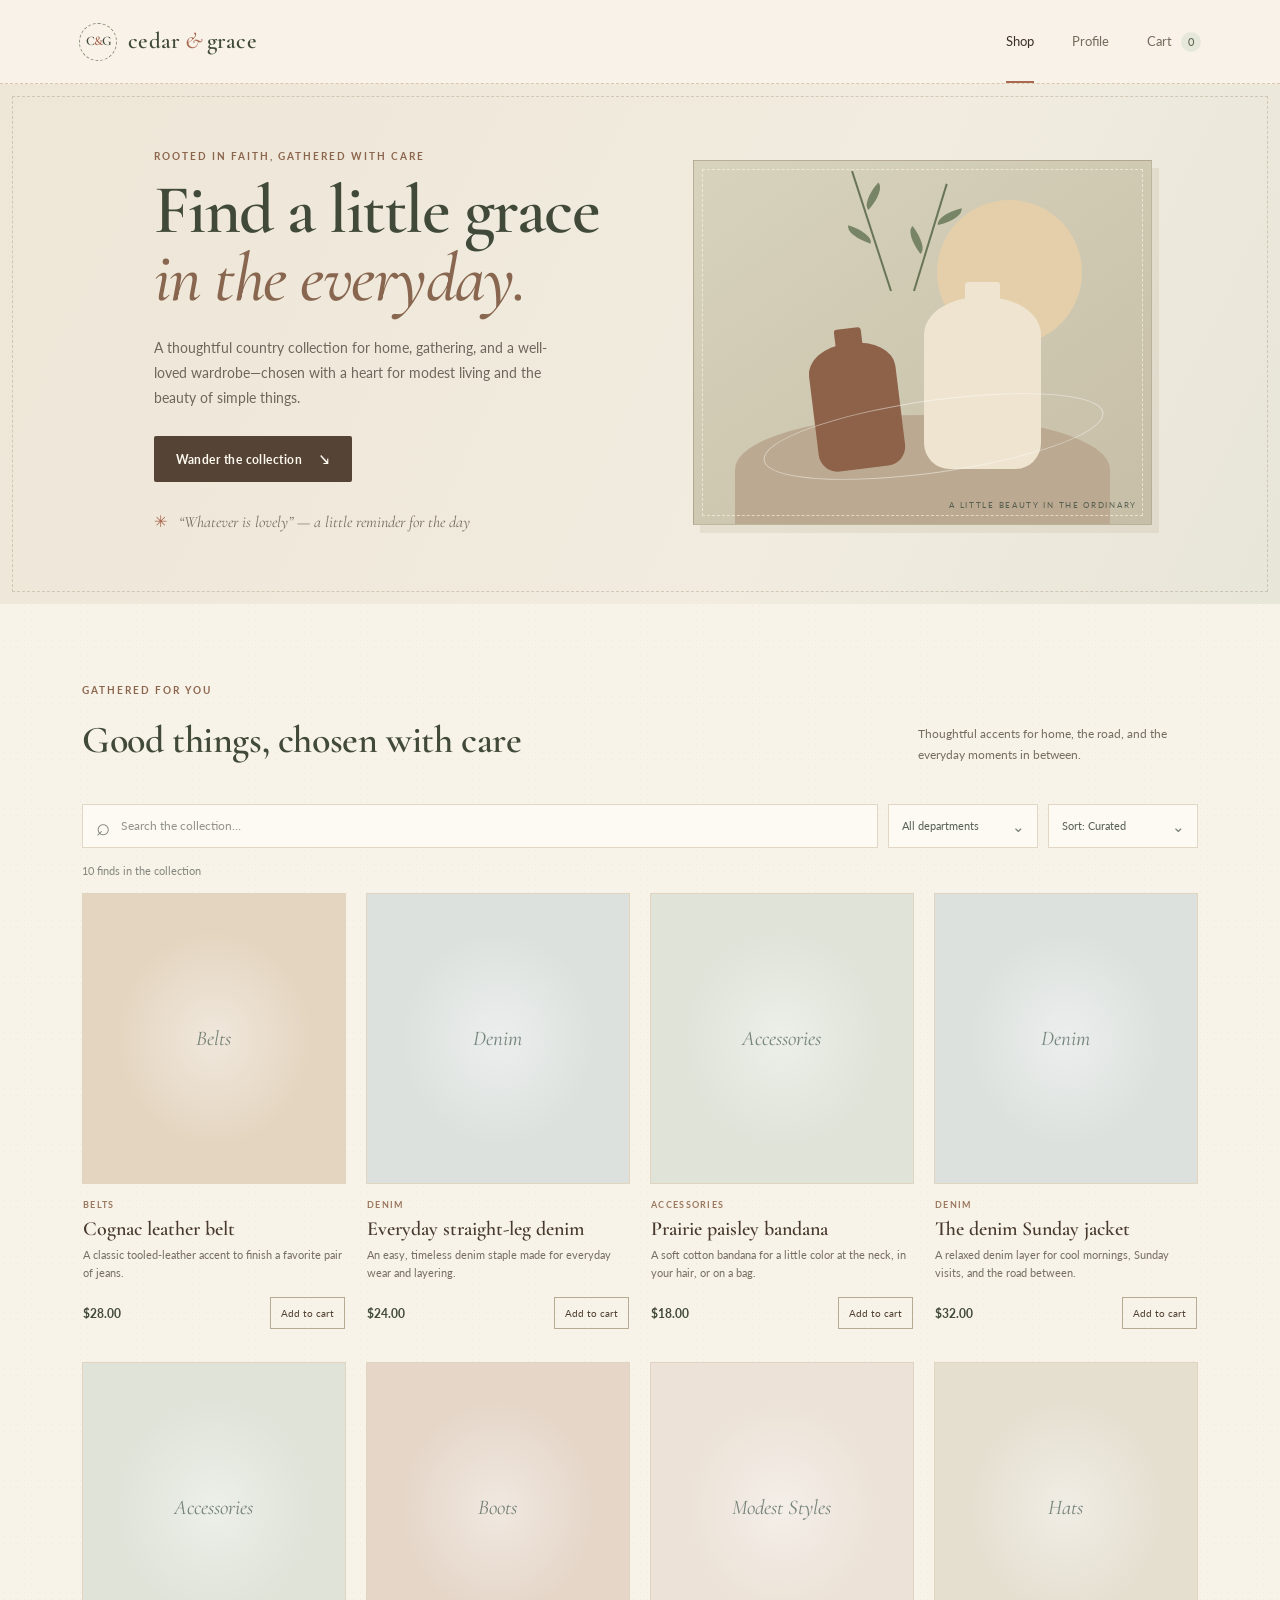
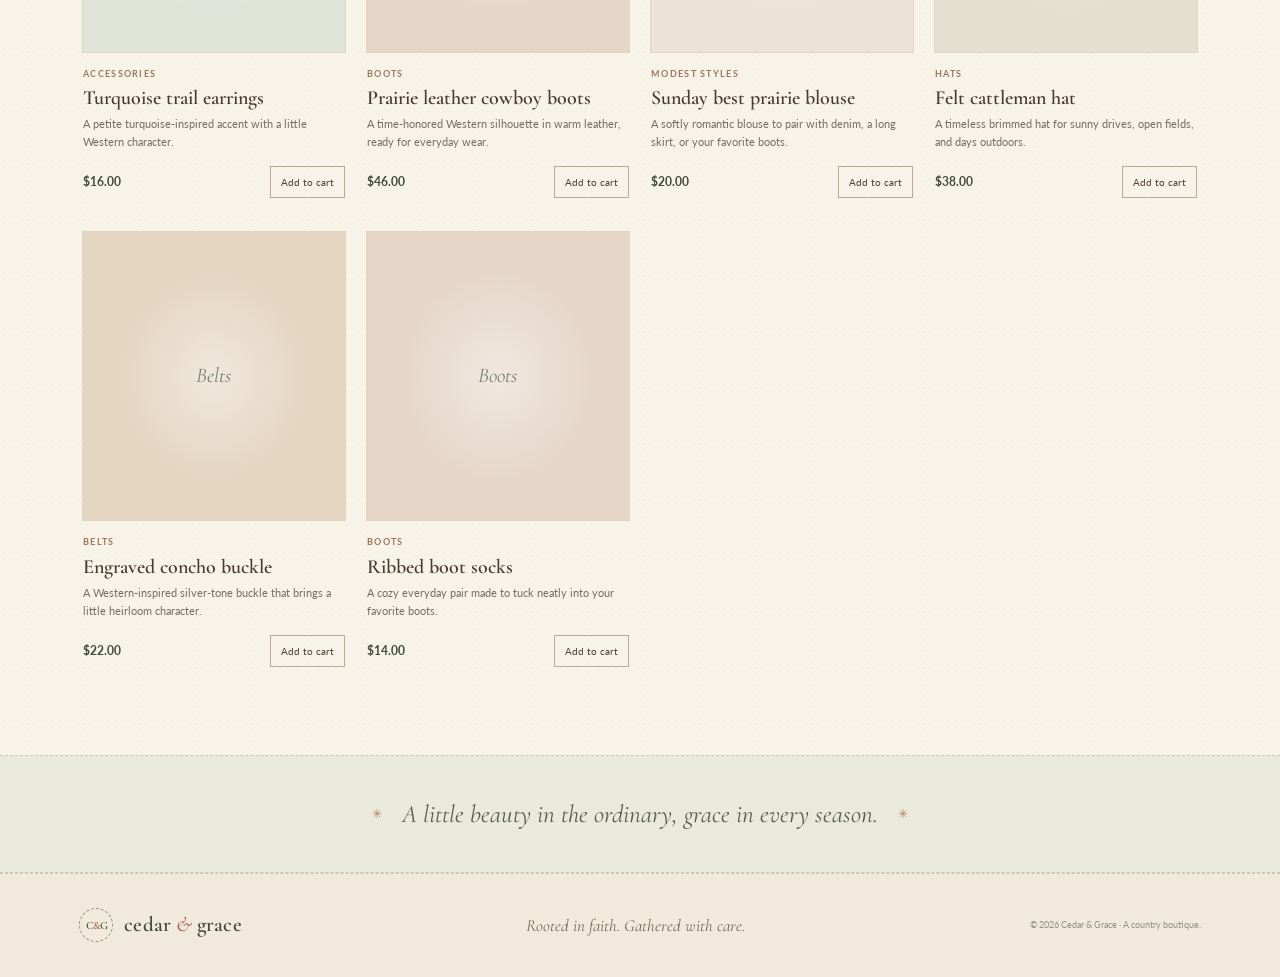
<file: index.html>
<!doctype html>
<html lang="en">
<head>
  <meta charset="utf-8">
  <meta name="viewport" content="width=device-width, initial-scale=1">
  <meta name="description" content="A faith-rooted country boutique for thoughtfully chosen pieces for home and everyday living.">
  <title>Cedar &amp; Grace | A country boutique</title>
  <link rel="preconnect" href="https://images.unsplash.com">
  <link rel="stylesheet" href="css/styles.css">
  <script defer src="js/products.js"></script>
  <script defer src="js/storage.js"></script>
  <script defer src="js/shared.js"></script>
  <script defer src="js/home.js"></script>
</head>
<body>
  <header class="site-header">
    <a class="brand" href="index.html" aria-label="Cedar and Grace home"><span class="brand-mark" aria-hidden="true">C<span>&amp;</span>G</span><span>cedar <i>&amp;</i> grace</span></a>
    <nav class="site-nav" aria-label="Main navigation">
      <a class="nav-link is-current" href="index.html" aria-current="page">Shop</a>
      <a class="nav-link" href="profile.html">Profile</a>
      <a class="nav-link cart-link" href="cart.html">Cart <span class="cart-count" data-cart-count>0</span></a>
    </nav>
  </header>

  <main>
    <section class="hero">
      <div class="hero-copy">
        <p class="eyebrow">Rooted in faith, gathered with care</p>
        <h1>Find a little grace<br><em>in the everyday.</em></h1>
        <p class="hero-description">A thoughtful country collection for home, gathering, and a well-loved wardrobe—chosen with a heart for modest living and the beauty of simple things.</p>
        <a class="button button-dark" href="#collection">Wander the collection <span aria-hidden="true">↘</span></a>
        <p class="hero-note"><span aria-hidden="true">✳</span> “Whatever is lovely” — a little reminder for the day</p>
      </div>
      <div class="hero-art" role="img" aria-label="A quiet still life in warm, earthy colors">
        <div class="sun-disc"></div>
        <div class="hero-vase vase-back"></div>
        <div class="hero-vase vase-front"></div>
        <div class="hero-stem stem-one"></div>
        <div class="hero-stem stem-two"></div>
        <div class="hero-orbit"></div>
        <span class="hero-art-caption">A LITTLE BEAUTY IN THE ORDINARY</span>
      </div>
    </section>

    <section class="collection section-wrap" id="collection">
      <div class="section-heading">
        <div><p class="eyebrow">Gathered for you</p><h2>Good things, chosen with care</h2></div>
        <p class="collection-intro">Thoughtful accents for home, the road, and the everyday moments in between.</p>
      </div>
      <div class="catalog-tools" aria-label="Product filters">
        <label class="search-control"><span class="visually-hidden">Search products</span><span aria-hidden="true">⌕</span><input id="product-search" type="search" placeholder="Search the collection…" autocomplete="off"></label>
        <label class="select-control"><span class="visually-hidden">Filter by category</span><select id="category-filter"><option value="all">All departments</option></select></label>
        <label class="select-control"><span class="visually-hidden">Sort products by price</span><select id="price-sort"><option value="featured">Sort: Curated</option><option value="low-high">Price: Low to high</option><option value="high-low">Price: High to low</option></select></label>
      </div>
      <p class="results-count" id="results-count" aria-live="polite"></p>
      <div class="product-grid" id="product-grid"></div>
      <div class="empty-state hidden" id="no-results">
        <span class="empty-icon" aria-hidden="true">⌕</span><h3>Nothing gathered just yet</h3>
        <p>Try another search or clear the filters to browse all our finds.</p>
        <button class="button button-outline" id="clear-filters" type="button">Show the full collection</button>
      </div>
    </section>
    <section class="closing-note">
      <span aria-hidden="true">✳</span><p>A little beauty in the ordinary, grace in every season.</p><span aria-hidden="true">✳</span>
    </section>
  </main>

  <footer class="site-footer"><a class="brand footer-brand" href="index.html"><span class="brand-mark" aria-hidden="true">C<span>&amp;</span>G</span><span>cedar <i>&amp;</i> grace</span></a><p>Rooted in faith. Gathered with care.</p><span>© <span data-year></span> Cedar &amp; Grace · A country boutique.</span></footer>
  <div class="toast" id="toast" role="status" aria-live="polite"></div>
</body>
</html>
</file>
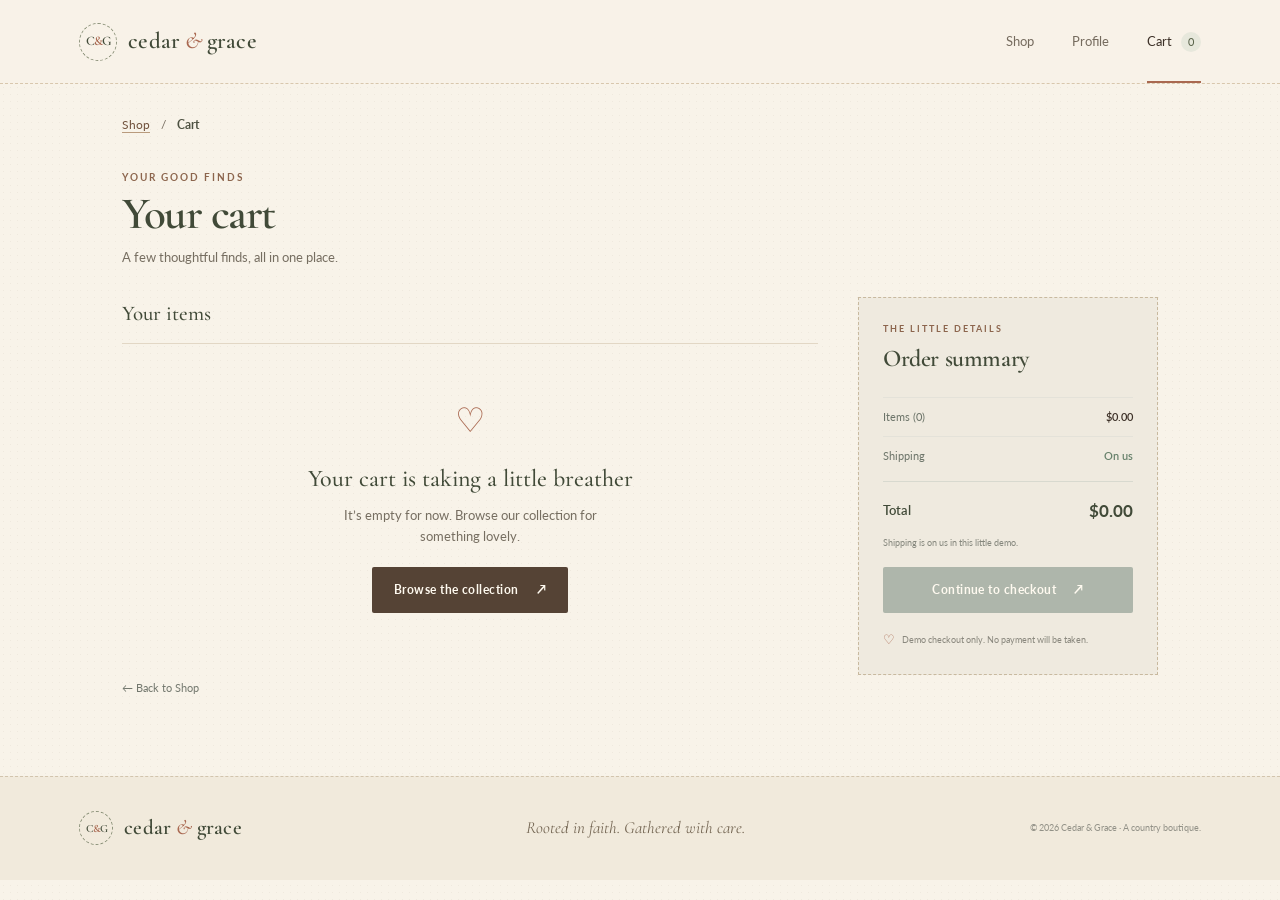
<file: cart.html>
<!doctype html>
<html lang="en">
<head>
  <meta charset="utf-8">
  <meta name="viewport" content="width=device-width, initial-scale=1">
  <meta name="description" content="Review the thoughtful finds in your Cedar & Grace shopping cart.">
  <title>Your Cart | Cedar &amp; Grace</title>
  <link rel="stylesheet" href="css/styles.css">
  <script defer src="js/products.js"></script>
  <script defer src="js/storage.js"></script>
  <script defer src="js/shared.js"></script>
  <script defer src="js/cart.js"></script>
</head>
<body>
  <header class="site-header">
    <a class="brand" href="index.html" aria-label="Cedar and Grace home"><span class="brand-mark" aria-hidden="true">C<span>&amp;</span>G</span><span>cedar <i>&amp;</i> grace</span></a>
    <nav class="site-nav" aria-label="Main navigation">
      <a class="nav-link" href="index.html">Shop</a><a class="nav-link" href="profile.html">Profile</a><a class="nav-link cart-link is-current" href="cart.html" aria-current="page">Cart <span class="cart-count" data-cart-count>0</span></a>
    </nav>
  </header>
  <main class="inner-page cart-page">
    <nav class="breadcrumb" aria-label="Breadcrumb">
      <ol><li><a href="index.html#collection" aria-label="Back to Shop">Shop</a></li><li><span aria-hidden="true">/</span></li><li><span aria-current="page">Cart</span></li></ol>
    </nav>
    <section class="page-intro cart-intro"><p class="eyebrow">Your good finds</p><h1>Your cart <span class="cart-heading-count" id="cart-heading-count"></span></h1><p>A few thoughtful finds, all in one place.</p></section>
    <div class="cart-layout">
      <section class="cart-items-panel" aria-label="Items in your cart">
        <div class="cart-panel-heading"><h2>Your items</h2><button class="text-button hidden" id="clear-cart" type="button">Clear cart</button></div>
        <div class="cart-items" id="cart-items"></div>
        <div class="empty-state empty-cart hidden" id="empty-cart"><span class="empty-icon" aria-hidden="true">♡</span><h2>Your cart is taking a little breather</h2><p>It’s empty for now. Browse our collection for something lovely.</p><a class="button button-dark" href="index.html#collection">Browse the collection <span aria-hidden="true">↗</span></a></div>
        <a class="continue-link" href="index.html#collection">← Back to Shop</a>
      </section>
      <aside class="order-summary" aria-label="Order summary">
        <p class="eyebrow">The little details</p><h2>Order summary</h2>
        <div class="summary-row"><span>Items <span id="summary-item-count">(0)</span></span><strong id="subtotal">$0.00</strong></div>
        <div class="summary-row"><span>Shipping</span><strong class="shipping-note">On us</strong></div>
        <div class="summary-total"><span>Total</span><strong id="cart-total">$0.00</strong></div>
        <p class="summary-note">Shipping is on us in this little demo.</p>
        <button class="button button-dark checkout-button" id="checkout" type="button" disabled>Continue to checkout <span aria-hidden="true">↗</span></button>
        <p class="checkout-message" id="checkout-message" role="status" aria-live="polite"></p>
        <p class="demo-note"><span aria-hidden="true">♡</span> Demo checkout only. No payment will be taken.</p>
      </aside>
    </div>
  </main>
  <footer class="site-footer"><a class="brand footer-brand" href="index.html"><span class="brand-mark" aria-hidden="true">C<span>&amp;</span>G</span><span>cedar <i>&amp;</i> grace</span></a><p>Rooted in faith. Gathered with care.</p><span>© <span data-year></span> Cedar &amp; Grace · A country boutique.</span></footer>
</body>
</html>
</file>
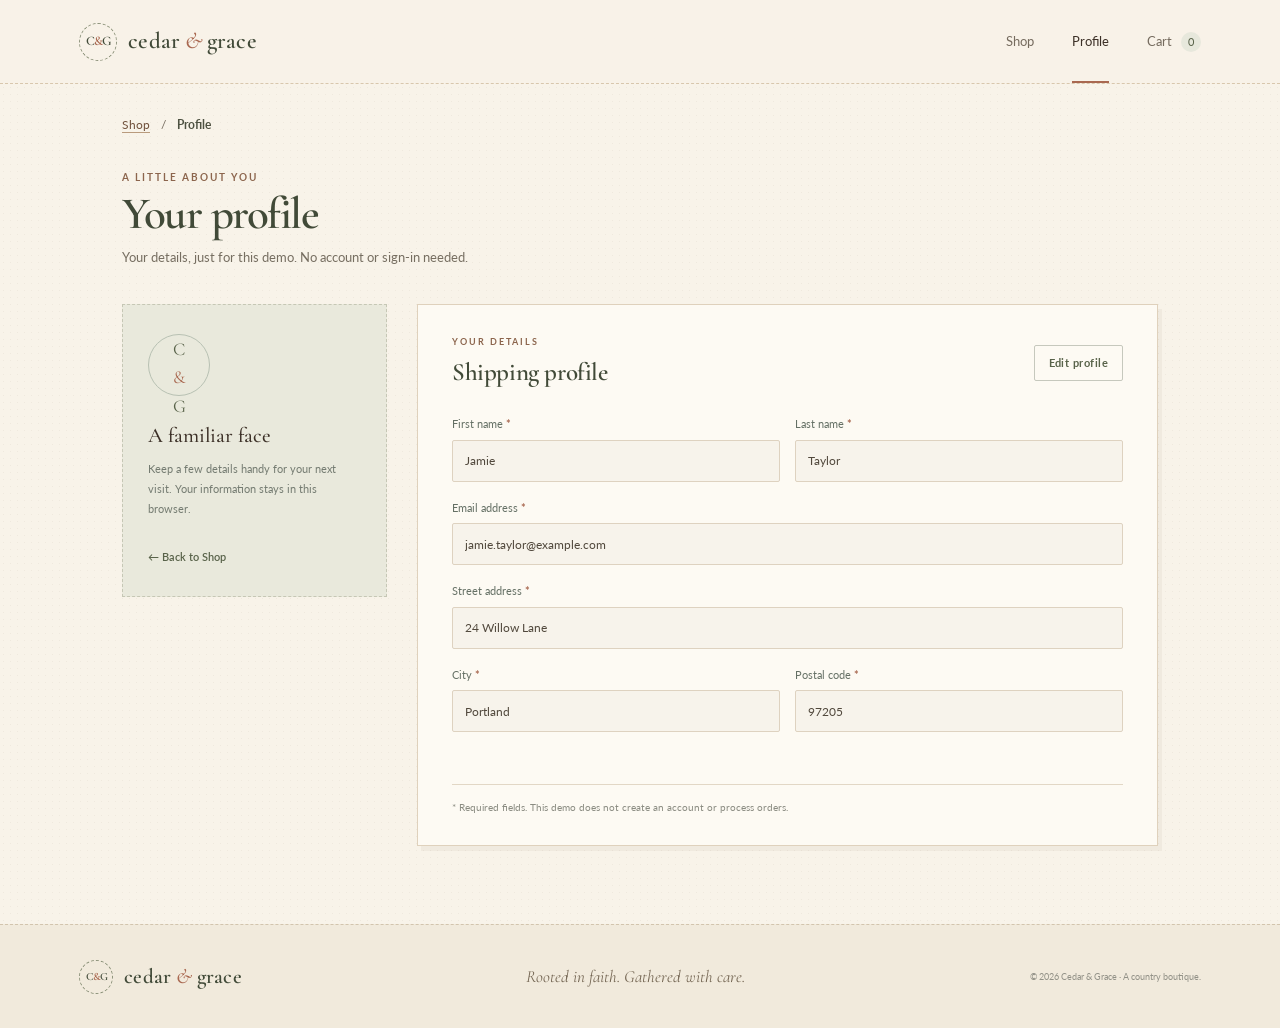
<file: profile.html>
<!doctype html>
<html lang="en">
<head>
  <meta charset="utf-8">
  <meta name="viewport" content="width=device-width, initial-scale=1">
  <meta name="description" content="View and update your Cedar & Grace sample shipping profile.">
  <title>Your Profile | Cedar &amp; Grace</title>
  <link rel="stylesheet" href="css/styles.css">
  <script defer src="js/products.js"></script>
  <script defer src="js/storage.js"></script>
  <script defer src="js/shared.js"></script>
  <script defer src="js/profile.js"></script>
</head>
<body>
  <header class="site-header">
    <a class="brand" href="index.html" aria-label="Cedar and Grace home"><span class="brand-mark" aria-hidden="true">C<span>&amp;</span>G</span><span>cedar <i>&amp;</i> grace</span></a>
    <nav class="site-nav" aria-label="Main navigation">
      <a class="nav-link" href="index.html">Shop</a><a class="nav-link is-current" href="profile.html" aria-current="page">Profile</a><a class="nav-link cart-link" href="cart.html">Cart <span class="cart-count" data-cart-count>0</span></a>
    </nav>
  </header>
  <main class="inner-page">
    <nav class="breadcrumb" aria-label="Breadcrumb">
      <ol><li><a href="index.html#collection" aria-label="Back to Shop">Shop</a></li><li><span aria-hidden="true">/</span></li><li><span aria-current="page">Profile</span></li></ol>
    </nav>
    <section class="page-intro"><p class="eyebrow">A little about you</p><h1>Your profile</h1><p>Your details, just for this demo. No account or sign-in needed.</p></section>
    <section class="profile-layout">
      <aside class="profile-aside"><div class="profile-avatar" aria-hidden="true">C<span>&amp;</span>G</div><h2>A familiar face</h2><p>Keep a few details handy for your next visit. Your information stays in this browser.</p><a class="text-link" href="index.html#collection">← Back to Shop</a></aside>
      <form class="profile-card" id="profile-form" novalidate>
        <div class="profile-card-heading"><div><p class="eyebrow">Your details</p><h2>Shipping profile</h2></div><button class="button button-outline button-small" id="edit-profile" type="button">Edit profile</button></div>
        <div class="form-grid">
          <label class="field"><span>First name <b aria-hidden="true">*</b></span><input id="first-name" name="firstName" type="text" autocomplete="given-name" required maxlength="50" disabled></label>
          <label class="field"><span>Last name <b aria-hidden="true">*</b></span><input id="last-name" name="lastName" type="text" autocomplete="family-name" required maxlength="50" disabled></label>
          <label class="field field-wide"><span>Email address <b aria-hidden="true">*</b></span><input id="email" name="email" type="email" autocomplete="email" required maxlength="254" disabled></label>
          <label class="field field-wide"><span>Street address <b aria-hidden="true">*</b></span><input id="address" name="address" type="text" autocomplete="street-address" required maxlength="100" disabled></label>
          <label class="field"><span>City <b aria-hidden="true">*</b></span><input id="city" name="city" type="text" autocomplete="address-level2" required maxlength="60" disabled></label>
          <label class="field"><span>Postal code <b aria-hidden="true">*</b></span><input id="postal-code" name="postalCode" type="text" autocomplete="postal-code" required maxlength="20" disabled></label>
        </div>
        <p class="form-message" id="form-message" role="status" aria-live="polite"></p>
        <div class="form-actions hidden" id="form-actions"><button class="button button-dark" type="submit">Save changes <span aria-hidden="true">↗</span></button><button class="button button-quiet" id="cancel-edit" type="button">Cancel</button></div>
        <p class="form-footnote">* Required fields. This demo does not create an account or process orders.</p>
      </form>
    </section>
  </main>
  <footer class="site-footer"><a class="brand footer-brand" href="index.html"><span class="brand-mark" aria-hidden="true">C<span>&amp;</span>G</span><span>cedar <i>&amp;</i> grace</span></a><p>Rooted in faith. Gathered with care.</p><span>© <span data-year></span> Cedar &amp; Grace · A country boutique.</span></footer>
</body>
</html>
</file>
<file: css/styles.css>
@import url("https://fonts.googleapis.com/css2?family=Cormorant+Garamond:ital,wght@0,500;0,600;1,500;1,600&family=Lato:wght@400;700&display=swap");

:root {
  color-scheme: light;
  --ink: #3c3027;
  --muted: #766e61;
  --paper: #f8f3e9;
  --white: #fdfaf3;
  --line: #e2d7c5;
  --green: #59634a;
  --green-dark: #414a38;
  --sage: #e7e8dc;
  --rust: #a96850;
  --serif: "Cormorant Garamond", Georgia, serif;
  --sans: "Lato", "Avenir Next", sans-serif;
}

* { box-sizing: border-box; }
html { scroll-behavior: smooth; }
body { margin: 0; background-color: var(--paper); background-image: radial-gradient(rgba(126, 103, 75, .07) .55px, transparent .55px); background-size: 7px 7px; color: var(--ink); font-family: var(--sans); font-size: 15px; line-height: 1.6; -webkit-font-smoothing: antialiased; }
button, input, select { font: inherit; }
button, a, select { -webkit-tap-highlight-color: transparent; }
a { color: inherit; text-decoration: none; }
button:focus-visible, a:focus-visible, input:focus-visible, select:focus-visible { outline: 3px solid #bd7658; outline-offset: 3px; }
.hidden { display: none !important; }
.visually-hidden { position: absolute; width: 1px; height: 1px; padding: 0; margin: -1px; overflow: hidden; clip: rect(0, 0, 0, 0); white-space: nowrap; border: 0; }

.site-header { height: 84px; padding: 0 max(6.2vw, 24px); display: flex; align-items: center; justify-content: space-between; background: rgba(248,243,233,.96); border-bottom: 1px dashed #d8c7ad; }
.brand { display: inline-flex; align-items: center; gap: 11px; color: var(--green-dark); font-family: var(--serif); font-size: 23px; font-weight: 600; letter-spacing: .1px; }
.brand > span:last-child { white-space: nowrap; }
.brand i { color: var(--rust); font-family: var(--serif); font-weight: 500; }
.brand-mark { display: flex; align-items: center; justify-content: center; width: 38px; height: 38px; border: 1px dashed #8c927a; border-radius: 50%; font-family: var(--serif); font-size: 13px; letter-spacing: -1px; line-height: 1; white-space: nowrap; }
.brand-mark span { color: var(--rust); }
.site-nav { display: flex; align-items: center; gap: 38px; height: 100%; }
.nav-link { position: relative; display: flex; align-items: center; height: 100%; color: #756b5e; font-size: 13px; transition: color .2s ease; }
.nav-link:hover, .nav-link.is-current { color: var(--ink); }
.nav-link.is-current::after { position: absolute; right: 0; bottom: 0; left: 0; height: 2px; background: var(--rust); content: ""; }
.cart-link { gap: 9px; }
.cart-count { display: grid; place-items: center; min-width: 20px; height: 20px; padding: 0 5px; border-radius: 50%; background: var(--sage); color: var(--green); font-size: 11px; }

.hero { position: relative; display: grid; grid-template-columns: 1fr 1fr; min-height: 512px; padding: 54px max(10vw, 32px) 58px max(12vw, 48px); gap: 8%; align-items: center; background: linear-gradient(115deg, #eee6d7, #f1ecdf 62%, #e8e6d8); overflow: hidden; }
.hero::after { position: absolute; inset: 12px; border: 1px dashed rgba(126, 101, 72, .25); content: ""; pointer-events: none; }
.hero-copy { max-width: 480px; padding: 10px 0; }
.eyebrow { margin: 0 0 12px; color: #8c654d; font-size: 10px; font-weight: 700; letter-spacing: 2px; text-transform: uppercase; }
h1, h2, h3, p { margin-top: 0; }
.hero h1, .page-intro h1 { margin: 0; color: var(--green-dark); font-family: var(--serif); font-size: clamp(46px, 5.4vw, 72px); font-weight: 600; letter-spacing: -1.5px; line-height: .99; }
.hero h1 em { color: #886650; font-weight: 500; }
.hero-description { max-width: 400px; margin: 22px 0 26px; color: #6e665a; font-size: 14px; line-height: 1.8; }
.button { display: inline-flex; min-height: 46px; padding: 0 21px; align-items: center; justify-content: center; gap: 18px; border: 1px solid transparent; border-radius: 2px; cursor: pointer; font-size: 12px; font-weight: 700; letter-spacing: .45px; transition: background .2s ease, color .2s ease, transform .2s ease; }
.button:hover:not(:disabled) { transform: translateY(-1px); }
.button-dark { background: #554335; color: #fffaf0; }
.button-dark:hover:not(:disabled) { background: var(--green-dark); }
.button-outline { border-color: #c6c8bd; background: transparent; color: var(--green); }
.button-outline:hover { background: var(--sage); }
.button-small { min-height: 36px; padding: 0 14px; font-size: 11px; }
.button-quiet { background: transparent; color: var(--muted); }
.hero-note { margin: 28px 0 0; color: #756d60; font-family: var(--serif); font-size: 16px; font-style: italic; }
.hero-note span { margin-right: 8px; color: var(--rust); font-style: normal; }

.hero-art { position: relative; display: grid; min-height: 365px; place-items: center; overflow: hidden; border: 1px solid rgba(107,82,57,.22); background: linear-gradient(145deg, #d7d3bd, #c7bea7); box-shadow: 7px 8px 0 rgba(117,88,59,.09); }
.hero-art::after { position: absolute; inset: 8px; border: 1px dashed rgba(255,250,235,.58); content: ""; pointer-events: none; }
.hero-art::before { position: absolute; right: 9%; bottom: 0; left: 9%; height: 30%; border-radius: 50% 50% 0 0; background: #bbaa91; content: ""; }
.sun-disc { position: absolute; top: 11%; right: 15%; width: 145px; height: 145px; border-radius: 50%; background: #e4cfaa; }
.hero-vase { position: absolute; z-index: 1; bottom: 15%; border-radius: 47% 47% 22% 22% / 22% 22% 15% 15%; }
.vase-back { left: 26%; width: 87px; height: 126px; background: #8d6249; transform: rotate(-7deg); }
.vase-front { right: 24%; width: 117px; height: 172px; background: #eee4d0; }
.vase-back::before, .vase-front::before { position: absolute; top: -15px; left: 35%; width: 30%; height: 27px; border-radius: 3px 3px 0 0; background: inherit; content: ""; }
.hero-stem { position: absolute; z-index: 2; bottom: 64%; width: 2px; height: 126px; background: #687557; transform-origin: bottom; }
.stem-one { left: 43%; transform: rotate(-18deg); }
.stem-two { left: 48%; height: 112px; transform: rotate(17deg); }
.hero-stem::before, .hero-stem::after { position: absolute; width: 27px; height: 11px; border-radius: 100% 0 100% 0; background: #788466; content: ""; }
.hero-stem::before { top: 25px; left: 0; transform: rotate(-30deg); }
.hero-stem::after { top: 57px; right: 0; transform: rotate(35deg) scaleX(-1); }
.hero-orbit { position: absolute; z-index: 2; right: 10%; bottom: 14%; width: 75%; height: 20%; border: 1px solid rgba(255,255,255,.45); border-radius: 50%; transform: rotate(-8deg); }
.hero-art-caption { position: absolute; z-index: 3; right: 14px; bottom: 12px; color: rgba(37,55,46,.66); font-size: 8px; letter-spacing: 1.7px; }

.section-wrap { max-width: 1180px; margin: 0 auto; padding: 78px 32px 88px; }
.section-heading { display: flex; align-items: end; justify-content: space-between; gap: 24px; }
.section-heading h2, .profile-card h2, .order-summary h2 { margin: 0; color: var(--green-dark); font-family: var(--serif); font-size: 38px; font-weight: 600; letter-spacing: -.4px; }
.collection-intro { max-width: 280px; margin: 0 0 5px; color: var(--muted); font-size: 12px; line-height: 1.8; }
.catalog-tools { display: flex; margin: 33px 0 14px; gap: 10px; }
.search-control, .select-control { display: flex; height: 44px; align-items: center; border: 1px solid var(--line); background: var(--white); }
.search-control { flex: 1; gap: 9px; padding: 0 13px; color: #85887e; }
.search-control > span { font-size: 24px; line-height: 1; }
.search-control input { width: 100%; border: 0; outline: 0; background: transparent; color: var(--ink); font-size: 12px; }
.search-control input::placeholder { color: #92948b; }
.select-control select { width: 100%; height: 100%; padding: 0 31px 0 13px; appearance: none; border: 0; outline: 0; background: transparent; color: #555f56; cursor: pointer; font-size: 11px; }
.select-control { position: relative; min-width: 150px; }
.select-control::after { position: absolute; right: 12px; color: #768073; content: "⌄"; pointer-events: none; }
.results-count { margin: 0 0 14px; color: #85877e; font-size: 11px; }
.product-grid { display: grid; grid-template-columns: repeat(4, minmax(0, 1fr)); gap: 33px 20px; }
.product-card { min-width: 0; }
.product-image { position: relative; display: grid; aspect-ratio: 4 / 4.4; overflow: hidden; place-items: center; border: 1px solid #e1d5c1; background: #e9e1d1; }
.product-image[data-category="Belts"] { background: #e4d5c0; }
.product-image[data-category="Denim"] { background: #dce1de; }
.product-image[data-category="Boots"] { background: #e5d6c8; }
.product-image[data-category="Hats"] { background: #e5dfd0; }
.product-image[data-category="Accessories"] { background: #dfe3d8; }
.product-image[data-category="Modest Styles"] { background: #ece2d7; }
.product-image img { position: absolute; z-index: 1; width: 100%; height: 100%; object-fit: cover; transition: transform .45s ease; }
.product-card:hover .product-image img { transform: scale(1.04); }
.image-fallback { position: absolute; display: grid; width: 78%; height: 78%; place-items: center; color: rgba(50,74,61,.65); font-family: var(--serif); font-size: 21px; font-style: italic; }
.image-unavailable .image-fallback { background: radial-gradient(ellipse at center, rgba(255,255,255,.44), transparent 68%); }
.product-details { padding: 14px 1px 0; }
.product-category { margin: 0 0 5px; color: #9b795f; font-size: 9px; font-weight: 700; letter-spacing: 1.3px; text-transform: uppercase; }
.product-details h3, .cart-item-details h3 { margin: 0 0 5px; color: #483a2e; font-family: var(--serif); font-size: 20px; font-weight: 600; line-height: 1.2; }
.product-description { min-height: 39px; margin: 0; color: #766e62; font-size: 11px; line-height: 1.65; }
.product-bottom { display: flex; margin-top: 12px; align-items: center; justify-content: space-between; gap: 7px; }
.product-price { color: var(--green-dark); font-size: 12px; font-weight: 700; }
.add-button { min-height: 32px; padding: 0 10px; border: 1px solid #b8aa93; background: transparent; color: #514132; cursor: pointer; font-size: 10px; transition: background .2s ease, border-color .2s ease; }
.add-button:hover { border-color: var(--green); background: var(--sage); }
.empty-state { padding: 52px 20px; text-align: center; }
.empty-state h2, .empty-state h3 { margin: 10px 0 7px; color: var(--green-dark); font-family: var(--serif); font-size: 25px; font-weight: 500; }
.empty-state p { margin: 0 auto 20px; color: var(--muted); font-size: 13px; }
.empty-icon { color: var(--rust); font-family: var(--serif); font-size: 34px; }
.closing-note { display: flex; min-height: 118px; align-items: center; justify-content: center; gap: 20px; border-top: 1px dashed #c9c9b5; border-bottom: 1px dashed #c9c9b5; background: #e9e9dc; color: #566047; }
.closing-note p { margin: 0; font-family: var(--serif); font-size: 25px; font-style: italic; }
.closing-note span { color: #b1825d; font-size: 12px; }

.inner-page { max-width: 1100px; min-height: calc(100vh - 218px); margin: 0 auto; padding: 31px 32px 78px; }
.breadcrumb { margin-bottom: 35px; color: #766d60; font-size: 12px; }
.breadcrumb ol { display: flex; margin: 0; padding: 0; align-items: center; gap: 11px; list-style: none; }
.breadcrumb li { display: flex; align-items: center; gap: 11px; }
.breadcrumb a { color: #70513c; text-decoration: underline; text-decoration-color: #b99b7d; text-underline-offset: 3px; transition: color .2s ease, text-decoration-color .2s ease; }
.breadcrumb a:hover { color: var(--rust); text-decoration-color: var(--rust); }
.breadcrumb [aria-current="page"] { color: #4d5141; font-weight: 700; }
.breadcrumb a:active { color: #8a543d; }
.breadcrumb a:focus-visible { outline: 2px solid var(--rust); outline-offset: 4px; }
.text-link:hover { color: var(--rust); }
.page-intro { margin: 0 0 36px; }
.page-intro .eyebrow { margin-bottom: 7px; }
.page-intro h1 { font-size: 45px; }
.page-intro > p:last-child { margin: 10px 0 0; color: var(--muted); font-size: 13px; }
.profile-layout { display: grid; grid-template-columns: 265px 1fr; gap: 30px; align-items: start; }
.profile-aside { padding: 29px 25px; border: 1px dashed #c6c7b5; background: #e9e9dc; }
.profile-avatar { display: grid; width: 62px; height: 62px; margin-bottom: 23px; place-items: center; border: 1px solid #b8c1b3; border-radius: 50%; color: var(--green); font-family: var(--serif); font-size: 18px; }
.profile-avatar span { color: var(--rust); }
.profile-aside h2 { margin: 0 0 7px; font-family: var(--serif); font-size: 21px; font-weight: 500; }
.profile-aside p { margin: 0 0 24px; color: #747b71; font-size: 11px; line-height: 1.8; }
.text-link { color: var(--green); font-size: 11px; font-weight: 600; }
.profile-card { padding: 30px 34px; border: 1px solid #dfd1bc; background: var(--white); box-shadow: 4px 5px 0 rgba(111,85,58,.055); }
.profile-card-heading { display: flex; margin-bottom: 23px; align-items: center; justify-content: space-between; gap: 16px; }
.profile-card-heading .eyebrow { margin-bottom: 3px; font-size: 9px; }
.profile-card h2 { font-size: 25px; }
.form-grid { display: grid; grid-template-columns: 1fr 1fr; gap: 17px 15px; }
.field { display: grid; gap: 7px; color: #657065; font-size: 11px; }
.field span b { color: var(--rust); }
.field-wide { grid-column: 1 / -1; }
.field input { width: 100%; height: 42px; padding: 0 12px; border: 1px solid #ded2c0; border-radius: 2px; background: #fffdf8; color: var(--ink); font-size: 12px; }
.field input:disabled { background: #f7f3eb; color: #51483c; opacity: 1; }
.field input[aria-invalid="true"] { border-color: #b44d43; background: #fffafa; }
.form-message { min-height: 20px; margin: 14px 0 4px; color: var(--muted); font-size: 11px; }
.form-error { color: #a13f36; }
.form-success { color: #3b6b4a; }
.form-actions { display: flex; align-items: center; gap: 8px; }
.form-footnote { margin: 18px 0 0; padding-top: 14px; border-top: 1px solid var(--line); color: #8b8c82; font-size: 10px; }

.cart-intro { margin-bottom: 29px; }
.cart-layout { display: grid; grid-template-columns: minmax(0, 1fr) 300px; gap: 40px; align-items: start; }
.cart-items-panel { min-width: 0; }
.cart-panel-heading { display: flex; margin-bottom: 5px; align-items: center; justify-content: space-between; border-bottom: 1px solid var(--line); }
.cart-panel-heading h2 { margin: 0; padding: 0 0 13px; color: var(--green-dark); font-family: var(--serif); font-size: 21px; font-weight: 500; }
.text-button { margin: 0 0 13px; padding: 0; border: 0; background: none; color: #927057; cursor: pointer; font-size: 10px; text-decoration: underline; text-underline-offset: 3px; }
.cart-item { display: grid; grid-template-columns: 91px minmax(0, 1fr) auto; padding: 17px 0; gap: 15px; border-bottom: 1px solid var(--line); }
.cart-product-image { aspect-ratio: 1; }
.cart-item-details { min-width: 0; padding-top: 2px; }
.cart-item-details .product-category { margin-bottom: 3px; }
.cart-item-details h3 { font-size: 16px; }
.cart-unit-price { margin: 3px 0 9px; color: var(--muted); font-size: 10px; }
.quantity-control { display: inline-flex; height: 27px; align-items: center; border: 1px solid #dedfd5; }
.quantity-control button { display: grid; width: 28px; height: 25px; padding: 0; place-items: center; border: 0; background: transparent; color: var(--green); cursor: pointer; font-size: 15px; }
.quantity-control button:disabled { color: #b7b9b1; cursor: not-allowed; }
.quantity-control span { min-width: 23px; color: var(--ink); text-align: center; font-size: 10px; }
.cart-item-end { display: flex; flex-direction: column; align-items: end; justify-content: space-between; padding: 2px 0 3px; }
.cart-item-end strong { color: var(--green); font-size: 12px; }
.remove-button { padding: 3px 0; border: 0; background: none; color: #8c8d84; cursor: pointer; font-size: 10px; text-decoration: underline; text-underline-offset: 3px; }
.remove-button:hover { color: #a34a3e; }
.continue-link { display: inline-block; margin-top: 20px; color: #73786e; font-size: 11px; }
.continue-link:hover { color: var(--green); }
.order-summary { padding: 24px; border: 1px dashed #c8b99f; background: #efeadf; }
.order-summary .eyebrow { margin-bottom: 4px; font-size: 9px; }
.order-summary h2 { margin-bottom: 19px; font-size: 24px; }
.summary-row, .summary-total { display: flex; align-items: center; justify-content: space-between; color: #6c7469; font-size: 11px; }
.summary-row { padding: 10px 0; border-top: 1px solid #e4e2d9; }
.summary-row strong { color: var(--ink); font-weight: 600; }
.shipping-note { color: #66806a !important; }
.summary-total { margin-top: 6px; padding: 15px 0 12px; border-top: 1px solid #d8d9cf; color: var(--green-dark); font-size: 13px; font-weight: 600; }
.summary-total strong { font-size: 17px; }
.summary-note { margin: 0 0 17px; color: #85877d; font-size: 9px; }
.checkout-button { width: 100%; }
.checkout-button:disabled { background: #aeb6ab; cursor: not-allowed; }
.checkout-message { margin: 10px 0 0; color: #3e684b; font-size: 10px; line-height: 1.6; }
.demo-note { display: flex; margin: 17px 0 0; align-items: center; gap: 7px; color: #8a887e; font-size: 9px; line-height: 1.5; }
.demo-note span { color: var(--rust); font-size: 13px; }
.empty-cart { padding: 46px 10px; }
.empty-cart h2 { font-size: 24px; }
.empty-cart p { max-width: 300px; }

.site-footer { display: flex; min-height: 104px; padding: 20px max(6.2vw, 24px); align-items: center; justify-content: space-between; gap: 20px; border-top: 1px dashed #d2c4ad; background: #f1eadc; }
.footer-brand { font-size: 21px; }
.footer-brand .brand-mark { width: 34px; height: 34px; font-size: 11px; }
.site-footer > p { margin: 0; color: #756754; font-family: var(--serif); font-size: 17px; font-style: italic; }
.site-footer > span { color: #929187; font-size: 9px; text-align: right; }
.toast { position: fixed; z-index: 10; right: 24px; bottom: 24px; max-width: min(360px, calc(100vw - 48px)); padding: 13px 18px; background: var(--green-dark); box-shadow: 0 5px 22px rgba(30,45,35,.17); color: white; font-size: 12px; opacity: 0; pointer-events: none; transform: translateY(8px); transition: opacity .2s ease, transform .2s ease; }
.toast-visible { opacity: 1; transform: translateY(0); }
.toast-error { background: #8e4035; }

@media (max-width: 900px) {
  .hero { min-height: 460px; padding-right: 7vw; padding-left: 8vw; gap: 5%; }
  .hero-art { min-height: 330px; }
  .product-grid { grid-template-columns: repeat(3, minmax(0, 1fr)); }
  .cart-layout { grid-template-columns: minmax(0, 1fr) 270px; gap: 25px; }
  .profile-layout { grid-template-columns: 220px 1fr; gap: 20px; }
}

@media (max-width: 640px) {
  .site-header { height: 68px; padding: 0 19px; }
  .brand { gap: 8px; font-size: 19px; }
  .brand-mark { width: 31px; height: 31px; font-size: 11px; }
  .site-nav { gap: 13px; }
  .nav-link { font-size: 11px; }
  .cart-link { gap: 5px; }
  .hero { grid-template-columns: 1fr; padding: 49px 24px 35px; gap: 30px; }
  .hero h1 { font-size: 54px; }
  .hero-description { max-width: 400px; margin: 16px 0 20px; }
  .hero-note { margin-top: 18px; }
  .hero-art { min-height: 265px; }
  .sun-disc { width: 112px; height: 112px; }
  .vase-front { width: 95px; height: 144px; }
  .vase-back { width: 73px; height: 108px; }
  .hero-stem { height: 103px; }
  .section-wrap { padding: 56px 20px 62px; }
  .section-heading { display: block; }
  .section-heading h2 { font-size: 29px; }
  .collection-intro { margin-top: 8px; }
  .catalog-tools { display: grid; grid-template-columns: 1fr 1fr; margin-top: 23px; gap: 8px; }
  .search-control { grid-column: 1 / -1; }
  .select-control { min-width: 0; }
  .select-control select { padding-right: 25px; font-size: 10px; }
  .product-grid { grid-template-columns: repeat(2, minmax(0, 1fr)); gap: 25px 13px; }
  .product-details { padding-top: 11px; }
  .product-details h3 { font-size: 17px; }
  .product-description { min-height: 52px; font-size: 9px; }
  .product-bottom { align-items: start; flex-direction: column; }
  .add-button { width: 100%; }
  .closing-note { min-height: 92px; gap: 12px; }
  .closing-note p { font-size: 18px; }
  .inner-page { min-height: calc(100vh - 220px); padding: 25px 20px 55px; }
  .breadcrumb { margin-bottom: 25px; }
  .page-intro { margin-bottom: 26px; }
  .page-intro h1 { font-size: 39px; }
  .profile-layout { grid-template-columns: 1fr; gap: 15px; }
  .profile-aside { display: grid; grid-template-columns: 52px 1fr; padding: 17px; column-gap: 13px; }
  .profile-avatar { grid-row: span 2; width: 48px; height: 48px; margin: 0; font-size: 15px; }
  .profile-aside h2 { align-self: end; font-size: 18px; }
  .profile-aside p { margin: 2px 0 0; }
  .profile-aside .text-link { grid-column: 1 / -1; margin-top: 12px; }
  .profile-card { padding: 22px 18px; }
  .form-grid { gap: 14px 10px; }
  .field input { height: 40px; padding: 0 9px; }
  .cart-layout { grid-template-columns: 1fr; gap: 25px; }
  .cart-intro { margin-bottom: 22px; }
  .cart-item { grid-template-columns: 70px minmax(0, 1fr) auto; gap: 10px; }
  .cart-item-details h3 { font-size: 14px; }
  .cart-item-end strong { font-size: 11px; }
  .order-summary { padding: 21px; }
  .site-footer { flex-wrap: wrap; padding: 18px 20px; gap: 10px; }
  .site-footer > p { display: none; }
  .site-footer > span { margin-left: auto; }
  .toast { right: 14px; bottom: 14px; }
}

@media (prefers-reduced-motion: reduce) {
  *, *::before, *::after { scroll-behavior: auto !important; transition-duration: .01ms !important; animation-duration: .01ms !important; animation-iteration-count: 1 !important; }
}
</file>
